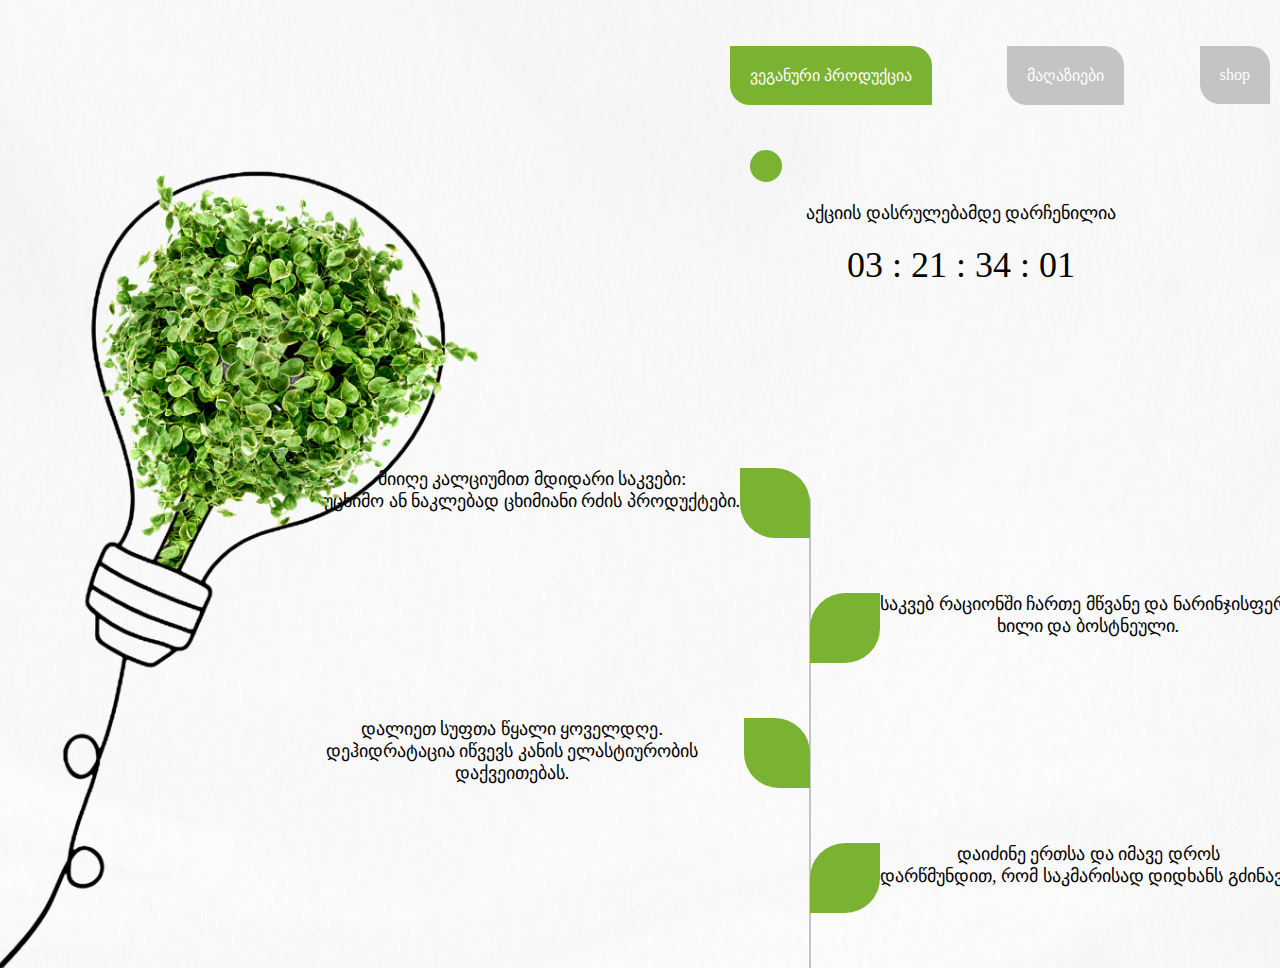
<file: index.html>
<!DOCTYPE html>
<html lang="en">
<head>
    <meta charset="UTF-8">
    <meta http-equiv="X-UA-Compatible" content="IE=edge">
    <meta name="viewport" content="width=device-width, initial-scale=1.0">
    <link rel="stylesheet" href="styles/styles.css">
    <title>Document</title>
</head>
<body>
    <header>
        
        <nav>
            
            <ul>
                <div class="icon">
                    <div class="iconLine"></div>
                    <div class="iconLine"></div>
                    <div class="iconLine"></div>
                </div>
                <li class="active" ><a href="index.html">ვეგანური პროდუქცია</a></li>
                <li><a href="მაღაზიები.html">მაღაზიები</a></li>
                <li><a href="shop.html">shop</a></li>

            </ul>
        </nav>
    </header>
    <main>
        <div class="animation">
            <div class="circle"></div>
            <div class="animationText">
                <p>აქციის დასრულებამდე დარჩენილია</p>
            </div>
            <div class="animationTime">
                <p>03 : 21 : 34 : 01</p>
            </div>
        </div>
        <div class="treebox">
            <div class="line"></div>
            <div class="fotoli1">
                <div class="treeText1">
                    <p>მიიღე კალციუმით მდიდარი საკვები: <br> 
                        უცხიმო ან ნაკლებად ცხიმიანი რძის პროდუქტები.</p>
                </div>
                <div class="treeFotoli1"></div>
            </div>
            <div class="fotoli2">
                <div class="treeFotoli2"></div>
                <div class="treeText2">
                    <p>საკვებ რაციონში ჩართე მწვანე და ნარინჯისფერი <br>
                        ხილი და ბოსტნეული.</p>
                </div>
                
            </div>
            <div class="fotoli3">
                <div class="treeText3">
                    <p>დალიეთ  სუფთა წყალი ყოველდღე. <br>
                        დეჰიდრატაცია იწვევს კანის ელასტიურობის დაქვეითებას.</p>
                </div>
                <div class="treeFotoli3"></div>
            </div>
            <div class="fotoli4">
                <div class="treeFotoli4"></div>
                <div class="treeText4">
                    <p>დაიძინე ერთსა და იმავე დროს <br>
                    დარწმუნდით, რომ საკმარისად დიდხანს გძინავთ</p>
                </div>
            </div>
        </div>
    </main>
    <footer></footer>
</body>
</html>
</file>
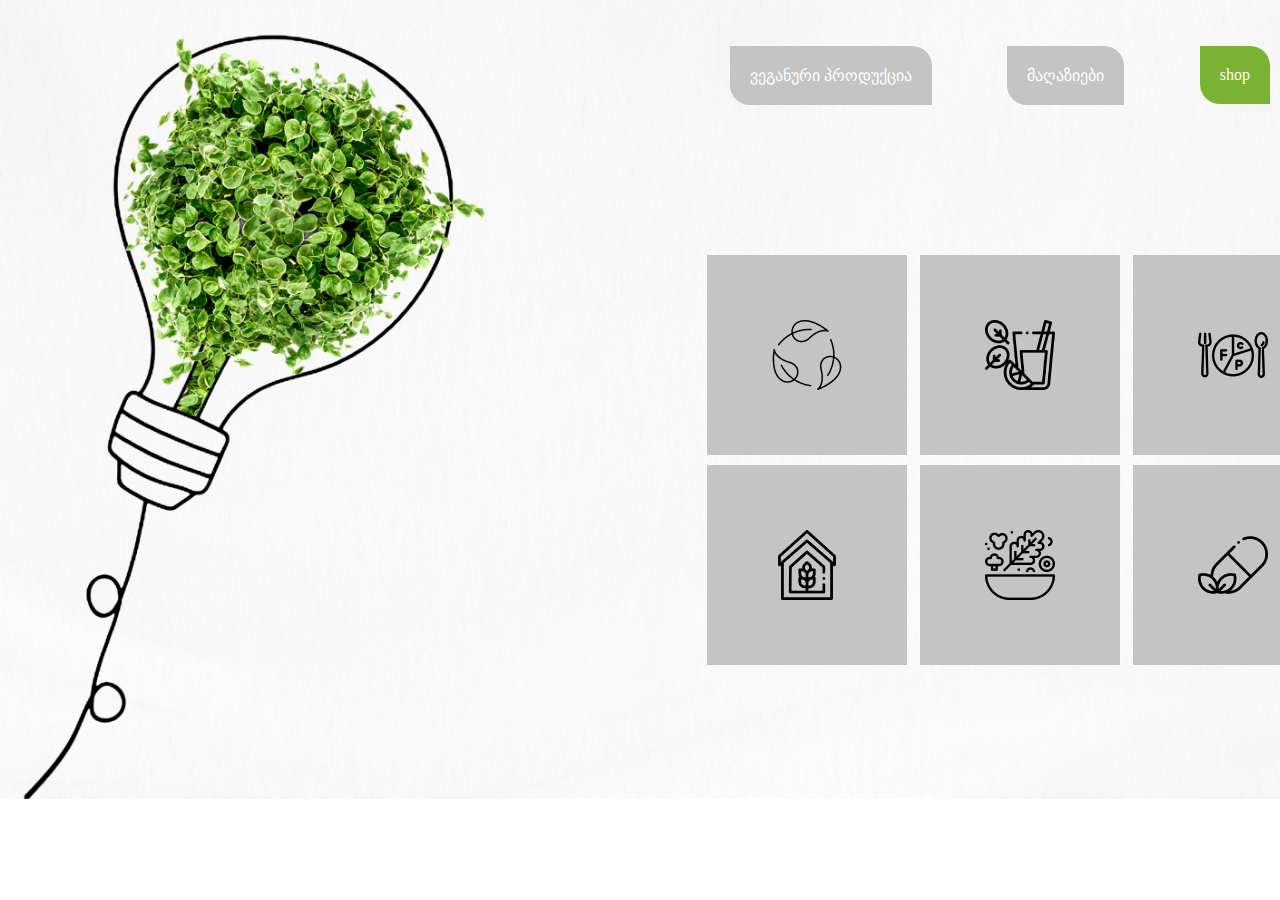
<file: shop.html>
<!DOCTYPE html>
<html lang="en">
<head>
    <meta charset="UTF-8">
    <meta http-equiv="X-UA-Compatible" content="IE=edge">
    <meta name="viewport" content="width=device-width, initial-scale=1.0">
    <link rel="stylesheet" href="styles/styles.css">
    <title>Document</title>
</head>
<body>
    <header>
        <nav>
            <ul>
                <li><a href="index.html">ვეგანური პროდუქცია</a></li>
                <li><a href="მაღაზიები.html">მაღაზიები</a></li>
                <li class="active"><a href="shop.html">shop</a></li>
            </ul>
        </nav>
    </header>
    <main>
        <div class="shopMainBox">
            <div class="shopKidBox1">
                <img src="img/biodegradable 1.png" alt="#">
                <a href=""></a>
            </div>
            <div class="shopKidBox2">
                <img src="img/detox 2.png" alt="#">
            </div>
            <div class="shopKidBox3">
                <img src="img/keto 3.png" alt="#">
            </div>
            <div class="shopKidBox4">
                <img src="img/cereal 4.png" alt="#">
            </div>
            <div class="shopKidBox5">
                <img src="img/salad 5.png" alt="#">
            </div>
            <div class="shopKidBox6">
                <img src="img/vitamin 6.png" alt="#">
            </div>
        </div>
    </main>
    <footer></footer>
</body>
</html>
</file>
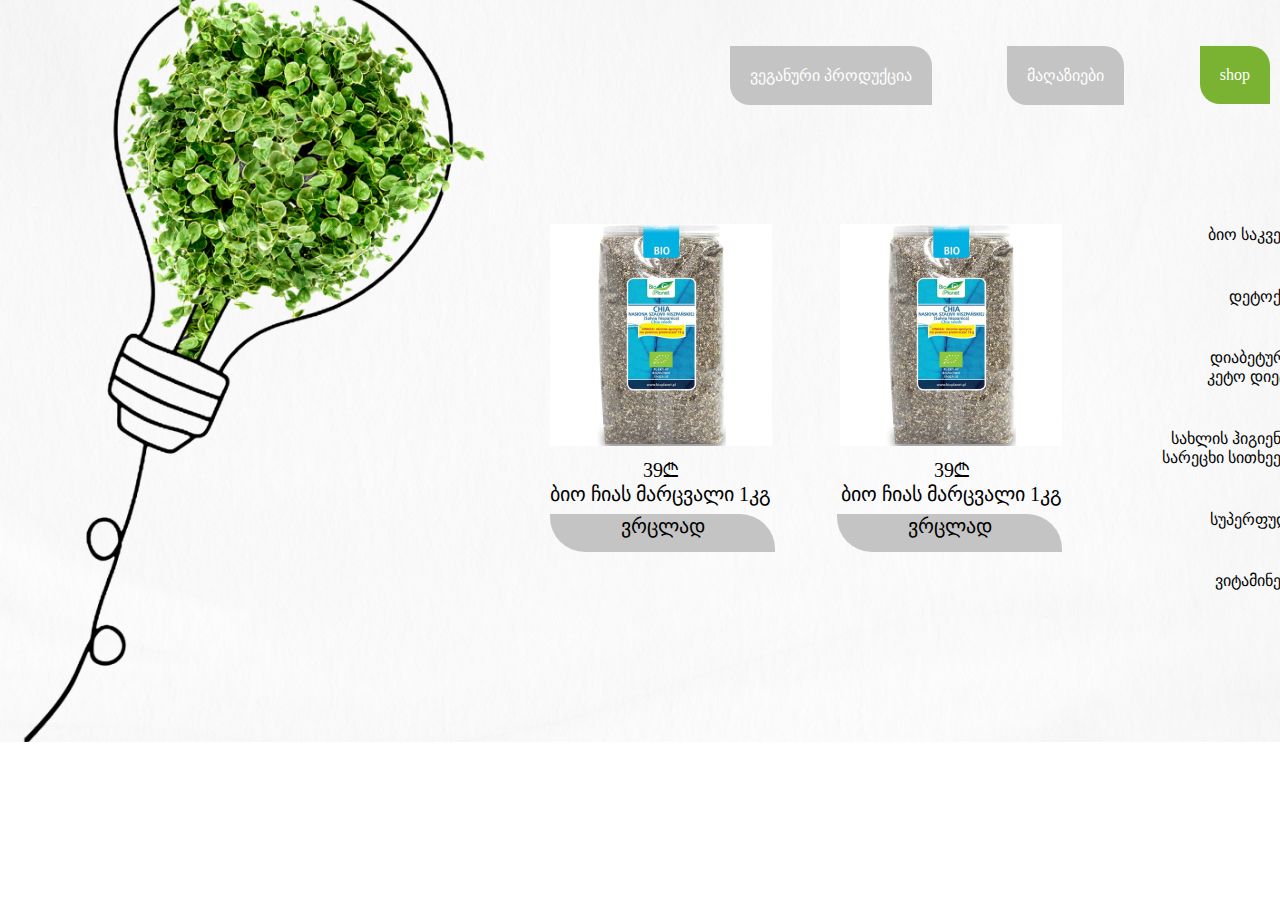
<file: shopProduct.html>
<!DOCTYPE html>
<html lang="en">
<head>
    <meta charset="UTF-8">
    <meta http-equiv="X-UA-Compatible" content="IE=edge">
    <meta name="viewport" content="width=device-width, initial-scale=1.0">
    <link rel="stylesheet" href="styles/styles.css">
    <title>Document</title>
</head>
<body>
    <header>
        <nav>
            <ul>
                <li><a href="index.html">ვეგანური პროდუქცია</a></li>
                <li><a href="მაღაზიები.html">მაღაზიები</a></li>
                <li class="active"><a href="shop.html">shop</a></li>
            </ul>
        </nav>
    </header>
    <main>
        <div class="productBox">
            <div class="img1">
                <img src="img/bio1.png" alt="bio">
            </div>
            <div class="img2">
                <img src="img/bio1.png" alt="bio">
            </div>
            <p>39₾<br>ბიო ჩიას მარცვალი 1კგ</p>
            <p>39₾<br>ბიო ჩიას მარცვალი 1კგ</p>
            <div class="buttoni1">
                <p>ვრცლად</p>
            </div>
            <div class="buttoni2">
                <p>ვრცლად</p>
            </div>
            
        </div>
        <div class="shoplist">
            <P>ბიო საკვები</P>
            <P>დეტოქსი</P>
            <P>დიაბეტური<br>
                კეტო დიეტა</P>
            <P>სახლის ჰიგიენა<br> სარეცხი სითხეები</P>
            <P>სუპერფუდი</P>
            <P>ვიტამინები</P>
        </div>
    </main>
    <footer></footer>
</body>
</html>
</file>
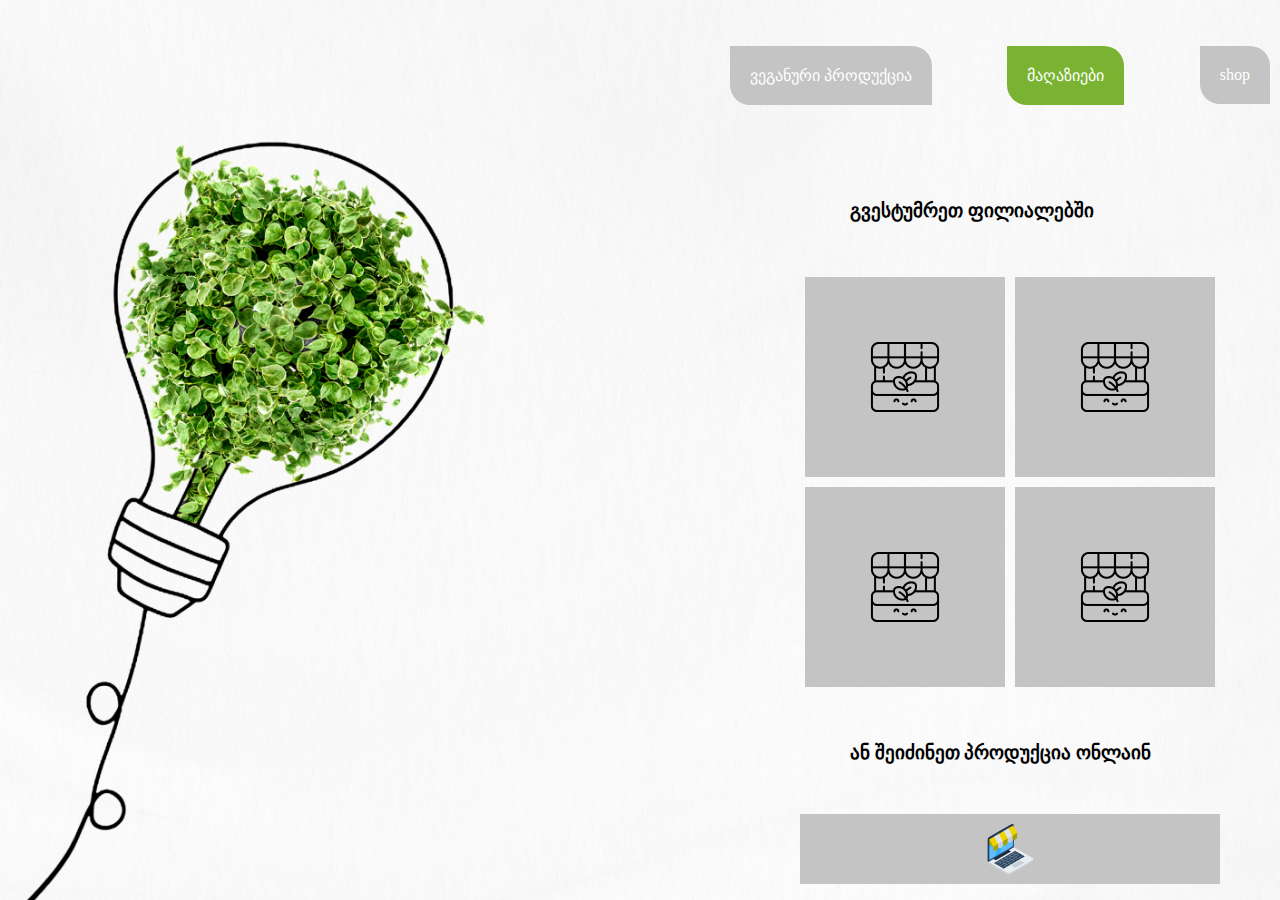
<file: მაღაზიები.html>
<!DOCTYPE html>
<html lang="en">
<head>
    <meta charset="UTF-8">
    <meta http-equiv="X-UA-Compatible" content="IE=edge">
    <meta name="viewport" content="width=device-width, initial-scale=1.0">
    <link rel="stylesheet" href="styles/styles.css">
    <title>Document</title>
</head>
<body>
    <header>
        <nav>
            <ul>
                <li><a href="index.html">ვეგანური პროდუქცია</a></li>
                <li class="active"><a href="მაღაზიები.html">მაღაზიები</a></li>
                <li><a href="shop.html">shop</a></li>
            </ul>
        </nav>
    </header>
    <main>
        <h3 class="magaziebisSatauri">გვესტუმრეთ ფილიალებში</h3>
        <div class="mainMagazineContainer">
            <div class="kContainer1">
                <img src="img/shop (1) 1.png" alt="shop">
            </div>
            <div class="kContainer2">
                <img src="img/shop (1) 1.png" alt="shop">
            </div>
            <div class="kContainer3">
                <img src="img/shop (1) 1.png" alt="shop">
            </div>
            <div class="kContainer4">
                <img src="img/shop (1) 1.png" alt="shop">
            </div>
        </div>
        <h3 class="magaziebisBolosatauri">ან შეიძინეთ პროდუქცია ონლაინ</h3>
        <div class="magazineLastBox">
            <img src="img/laptop 1.png" alt="laptop">
        </div>

    </main>
    <footer></footer>
</body>
</html>
</file>
<file: styles/styles.css>
*{
    margin: 0;
    padding: 0;
    box-sizing: border-box;
    list-style-type: none;
    text-decoration: none;
}

body{
    width: 100%;
    background-image: url(../img/background.png);
    background-size: cover;
    background-repeat: no-repeat;
    background-position: center;


    
}
.icon{
    width: 35px;
    height: 35px;  
    display: flex;
    flex-wrap: wrap;
    display:none;
    
}
.iconLine{
    width: 35px;
    height: 6px;
    background-color: #000000;
}
ul{
    width: 600px;
    height: 150px;
    display:flex;
    justify-content: space-between;
    align-items: center;
    padding: 0 30px; 
    margin-left: 700px;  
}
li{
    background-color: #C4C4C4;
    padding: 20px;
    border-radius: 0 20px 0 20px;
}
li a{
    color: #ffffff;
    padding:25px 0;
}
li:hover{
    background-color: #79B331;
}
.active{
    background-color: #79B331;
}
.animation{
    width: 422px;
    height: 188px;
    /* background-color: #C4C4C4; */
    margin-left:750px;
    text-align: center;
    
   
}
.circle{
    width: 32px;
    height: 32px;
    background-color: #79B331;
    border-radius: 50%;
    position: relative;
    animation: spinning 5s infinite;
}
@keyframes spinning {
    0% {top:0; left:0;}
    25% {top:0; left:390px;}
    50% {top:156px; left:390px;}
    75% {top:156px; left:0;}
    100% {top:0; left:0;}   
}
.animationText{
    padding: 20px;
    font-size: 18px;
}
.animationTime{
    font-size: 36px;
}
.treebox{
    width: 1060px;
    height: 500px;
    position: relative;
    margin-left: 280px;
    margin-top: 130px;
    padding-top: 30px;
    display: flex;
    overflow: hidden;
    
}
.line{
    width: 2px;
    height: 480px;
    margin: 0 auto;
    background-color: #C4C4C4;
    
}
.fotoli1{
    width: 530px;
    height: 125px;
    position: absolute;
    top:0;
    display: flex;
    justify-content: flex-end;
    font-size: 18px;
}
.fotoli1:hover{
    color: #79B331;
}
.fotoli2{
    width: 530px;
    height: 125px;
    position: absolute;
    top:125px;
    left:530px;
    display: flex;
    justify-content: flex-start;
    font-size: 18px;
}
.fotoli2:hover{
    color: #79B331;
}
.fotoli3{
    width: 530px;
    height: 125px;
    position: absolute;
    top:250px;
    display: flex;
    justify-content: flex-end;
    font-size: 18px;
}
.fotoli3:hover{
    color: #79B331;
}
.fotoli4{
    width: 530px;
    height: 125px;
    position: absolute;
    top:375px;
    left:530px;
    display: flex;
    justify-content: flex-start;
    font-size: 18px;
}
.fotoli4:hover{
    color: #79B331;
}

.treeFotoli1{
    width: 70px;
    height: 70px;
    background-color: #79B331;
    border-radius: 0 35px 0 35px;

}
.treeText1{
    text-align: center;
}
.treeFotoli2{
    width: 70px;
    height: 70px;
    background-color: #79B331;
    border-radius: 35px 0 35px 0;
    
    
}
.treeText2{
    text-align: center;
}
.treeFotoli3{
    width: 70px;
    height: 70px;
    background-color: #79B331;
    border-radius: 0 35px 0 35px;
}
.treeText3{
    text-align: center;
}
.treeFotoli4{
    width: 70px;
    height: 70px;
    background-color: #79B331;
    border-radius: 35px 0 35px 0;
   
    
    
}
.treeText4{
    text-align: center;
}

/* magaziebis gverdi */
.magaziebisSatauri{
    margin-left: 800px;
    padding:50px;
}
.mainMagazineContainer{
    width: 420px;
    height: 420px;
    margin-left: 800px;
    display: flex;
    flex-wrap: wrap;
    justify-content: space-around;
    align-items: center;
}
.kContainer1{
    width: 200px;
    height: 200px;
    background-color: #C4C4C4;
    display: flex;
    justify-content: center;
    align-items: center;
}
.kContainer1:hover{
    background-color: #79B331;
}
.kContainer2{
    width: 200px;
    height: 200px;
    background-color: #C4C4C4;
    display: flex;
    justify-content: center;
    align-items: center;
}
.kContainer2:hover{
    background-color: #79B331;
}
.kContainer3{
    width: 200px;
    height: 200px;
    background-color: #C4C4C4;
    display: flex;
    justify-content: center;
    align-items: center;
}
.kContainer3:hover{
    background-color: #79B331;
}
.kContainer4{
    width: 200px;
    height: 200px;
    background-color:#C4C4C4;
    display: flex;
    justify-content: center;
    align-items: center;
}
.kContainer4:hover{
    background-color: #79B331;
}
.magaziebisBolosatauri{
    margin-left: 800px;
    padding:50px;
}
.magazineLastBox{
    width: 420px;
    height: 70px;
    background-color: #C4C4C4;
    margin-left: 800px;
    display: flex;
    justify-content: center;
    align-items: center;
}
.magazineLastBox:hover{
    background-color: #79B331;
}
/* shopis gverdi */

.shopMainBox{
    width: 639px;
    height: 420px;
    margin-top: 100px;
    margin-left: 700px;
    display: flex;
    justify-content: space-around;
    flex-wrap: wrap;
    align-items: center;
    
}
.shopKidBox1{
    width: 200px;
    height: 200px;
    background-color: #C4C4C4;
    display: flex;
    justify-content: center;
    align-items: center;
}
.shopKidBox1:hover{
    background-color: #79B331;
}
.shopKidBox2{
    width: 200px;
    height: 200px;
    background-color: #C4C4C4;
    display: flex;
    justify-content: center;
    align-items: center;
}
.shopKidBox2:hover{
    background-color: #79B331;
}
.shopKidBox3{
    width: 200px;
    height: 200px;
    background-color: #C4C4C4;
    display: flex;
    justify-content: center;
    align-items: center;
}
.shopKidBox3:hover{
    background-color: #79B331;
}
.shopKidBox4{
    width: 200px;
    height: 200px;
    background-color: #C4C4C4;
    display: flex;
    justify-content: center;
    align-items: center;
}
.shopKidBox4:hover{
    background-color: #79B331;
}
.shopKidBox5{
    width: 200px;
    height: 200px;
    background-color: #C4C4C4;
    display: flex;
    justify-content: center;
    align-items: center;
}
.shopKidBox5:hover{
    background-color: #79B331;
}
.shopKidBox6{
    width: 200px;
    height: 200px;
    background-color: #C4C4C4;
    display: flex;
    justify-content: center;
    align-items: center;
}
.shopKidBox6:hover{
    background-color: #79B331;
}
.productBox{
    width: 512px;
    height: 336px;
    margin-left: 550px;
    margin-top: 70px;
    display: flex;
    flex-wrap: wrap;
    justify-content: space-between;
    align-items: center;
    text-align: center;
    font-size: 20px;
}
.buttoni1{
    width: 225px;
    height: 38px;
    background-color: #C4C4C4;
    text-align: center;
    border-radius: 0 35px 0 35px; 
    cursor: pointer;   
}
.buttoni1:hover{
    background-color: #79B331;
    color: #ffffff;
}

.buttoni2{
    width: 225px;
    height: 38px;
    background-color: #C4C4C4;
    text-align: center;
    border-radius: 0 35px 0 35px;
    cursor: pointer; 
    
}
.buttoni2:hover{
    background-color: #79B331;
    color: #ffffff;
}
.shoplist{
    width: 152px;
    height: 408px;
    margin-left: 1150px;
    position: absolute;
    top:220px;
    display: flex;
    flex-wrap: wrap;
    justify-content: flex-end;
    text-align: center;
    
}
.shoplist p{
    cursor: pointer;
    padding: 5px;
}

@media screen and (max-width: 1024px){
    .animation{
        margin-left: 500px;
    }
    ul{
        margin-left: 250px;
    }
    .fotoli2{
        top:125px;
        left:0px;
        transform: rotate(180deg);  
        justify-content: flex;
    }
    .treeFotoli2{
        transform: rotate(90deg);
        margin-top: 50px;
        
        
    }
    .treeText2{
        transform: rotate(180deg);
    }
    .fotoli4{
        top:375px;
        left:0px;
        transform: rotate(180deg);  
    }
    .treeFotoli4{
        transform: rotate(90deg);
        margin-top: 50px;
        
       
        
    }
    .treeText4{
        transform: rotate(180deg);
    }
    .treebox{
        margin-left: 250px;
        width: 600px;
    }
    .line{
        margin-left: 530px;
    }
    
}
@media screen and (max-width:510px) {
    li{
        display: none;
    }
    ul{
        width: 200px;
    }
    .icon{
        display:flex;
        margin-left: 150px;
    }
    .animation{
        margin-left: 60px;
    }
    .line{
        display: none;
    }
    
    .fotoli1{
        flex-direction: column-reverse;
        align-items: center;
        font-size: 10px;
    }
    .fotoli2{
        flex-direction: column-reverse;
        align-items: center;
        font-size: 10px;
    }
    .fotoli3{
        flex-direction: column-reverse;
        align-items: center;
        font-size: 10px;
    }
    .fotoli4{
        flex-direction: column-reverse;
        align-items: center;
        font-size: 10px;
    }

    .treeFotoli2{
        margin-top: 0;
        
    }
    .treeFotoli4{
        margin-top: 0;
      
    }
    .treebox{
        margin-left: 0;
        width: 400px;
    }
}
</file>
